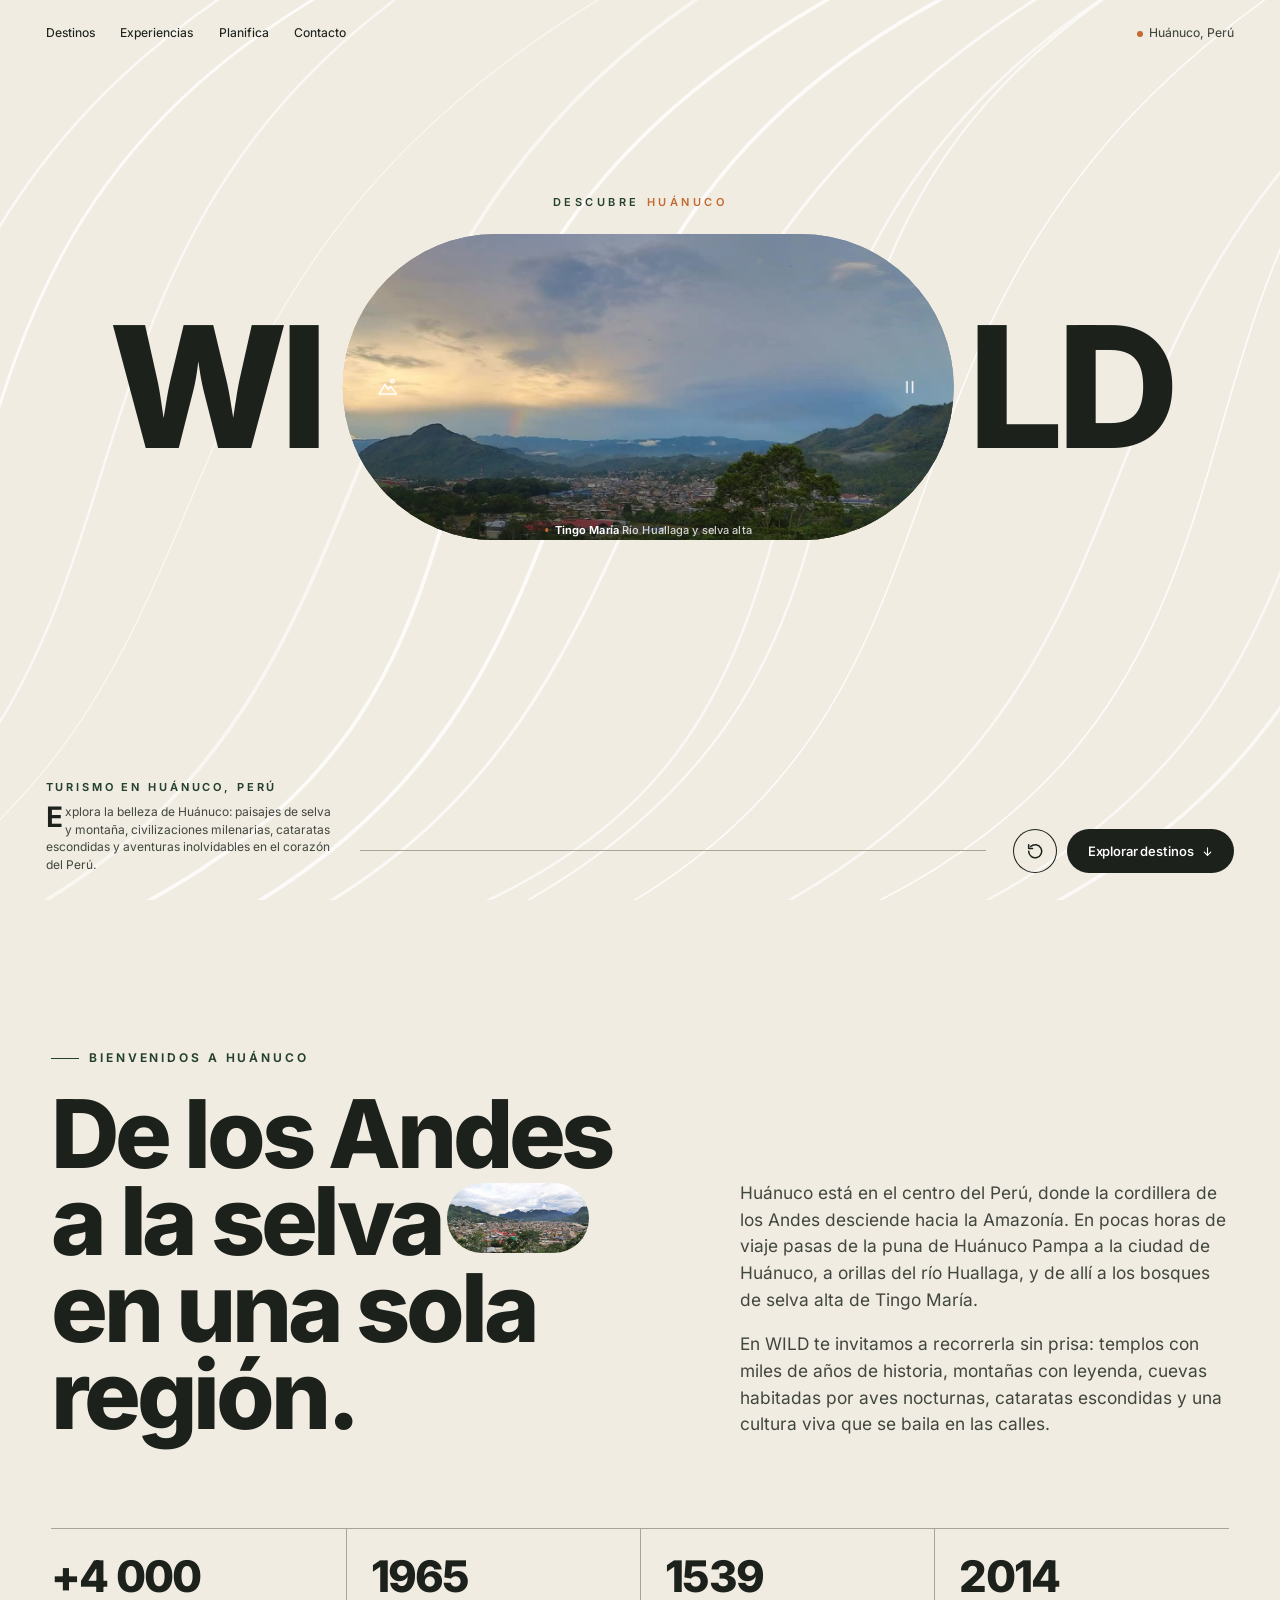
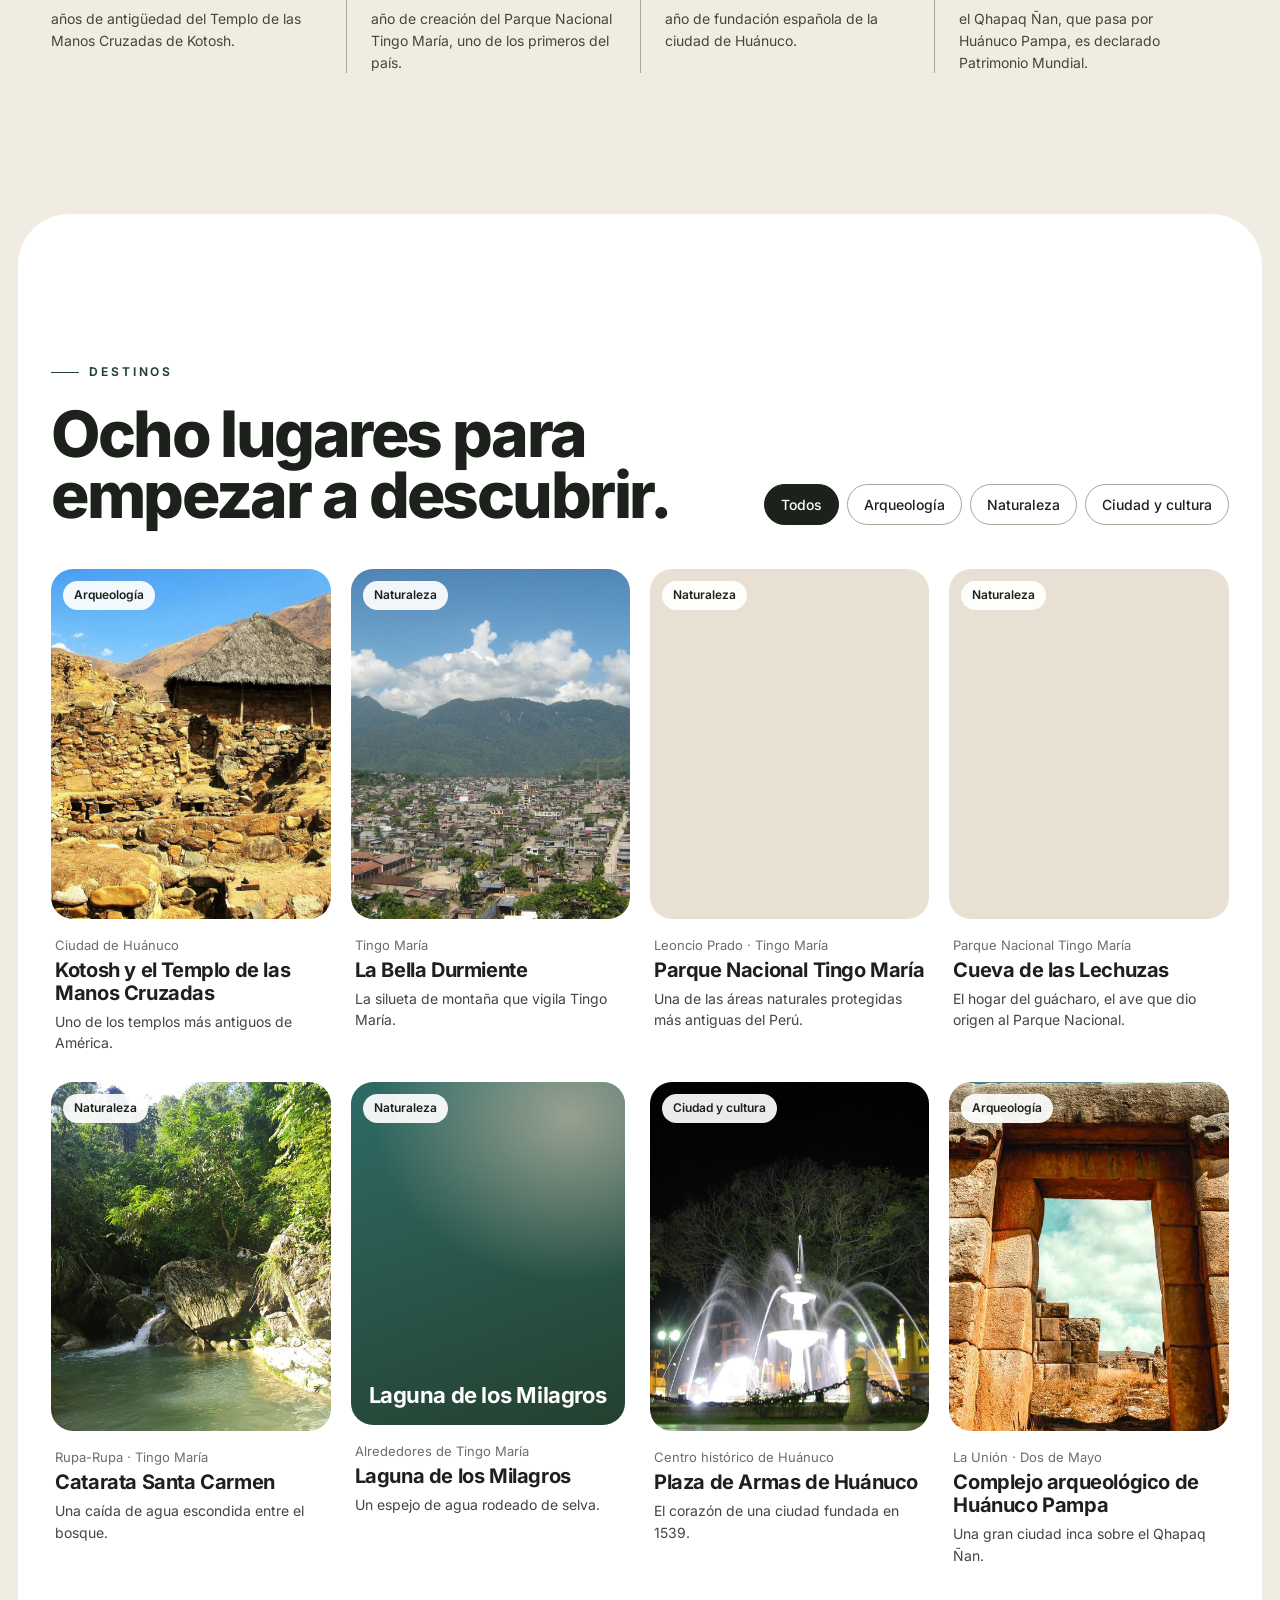
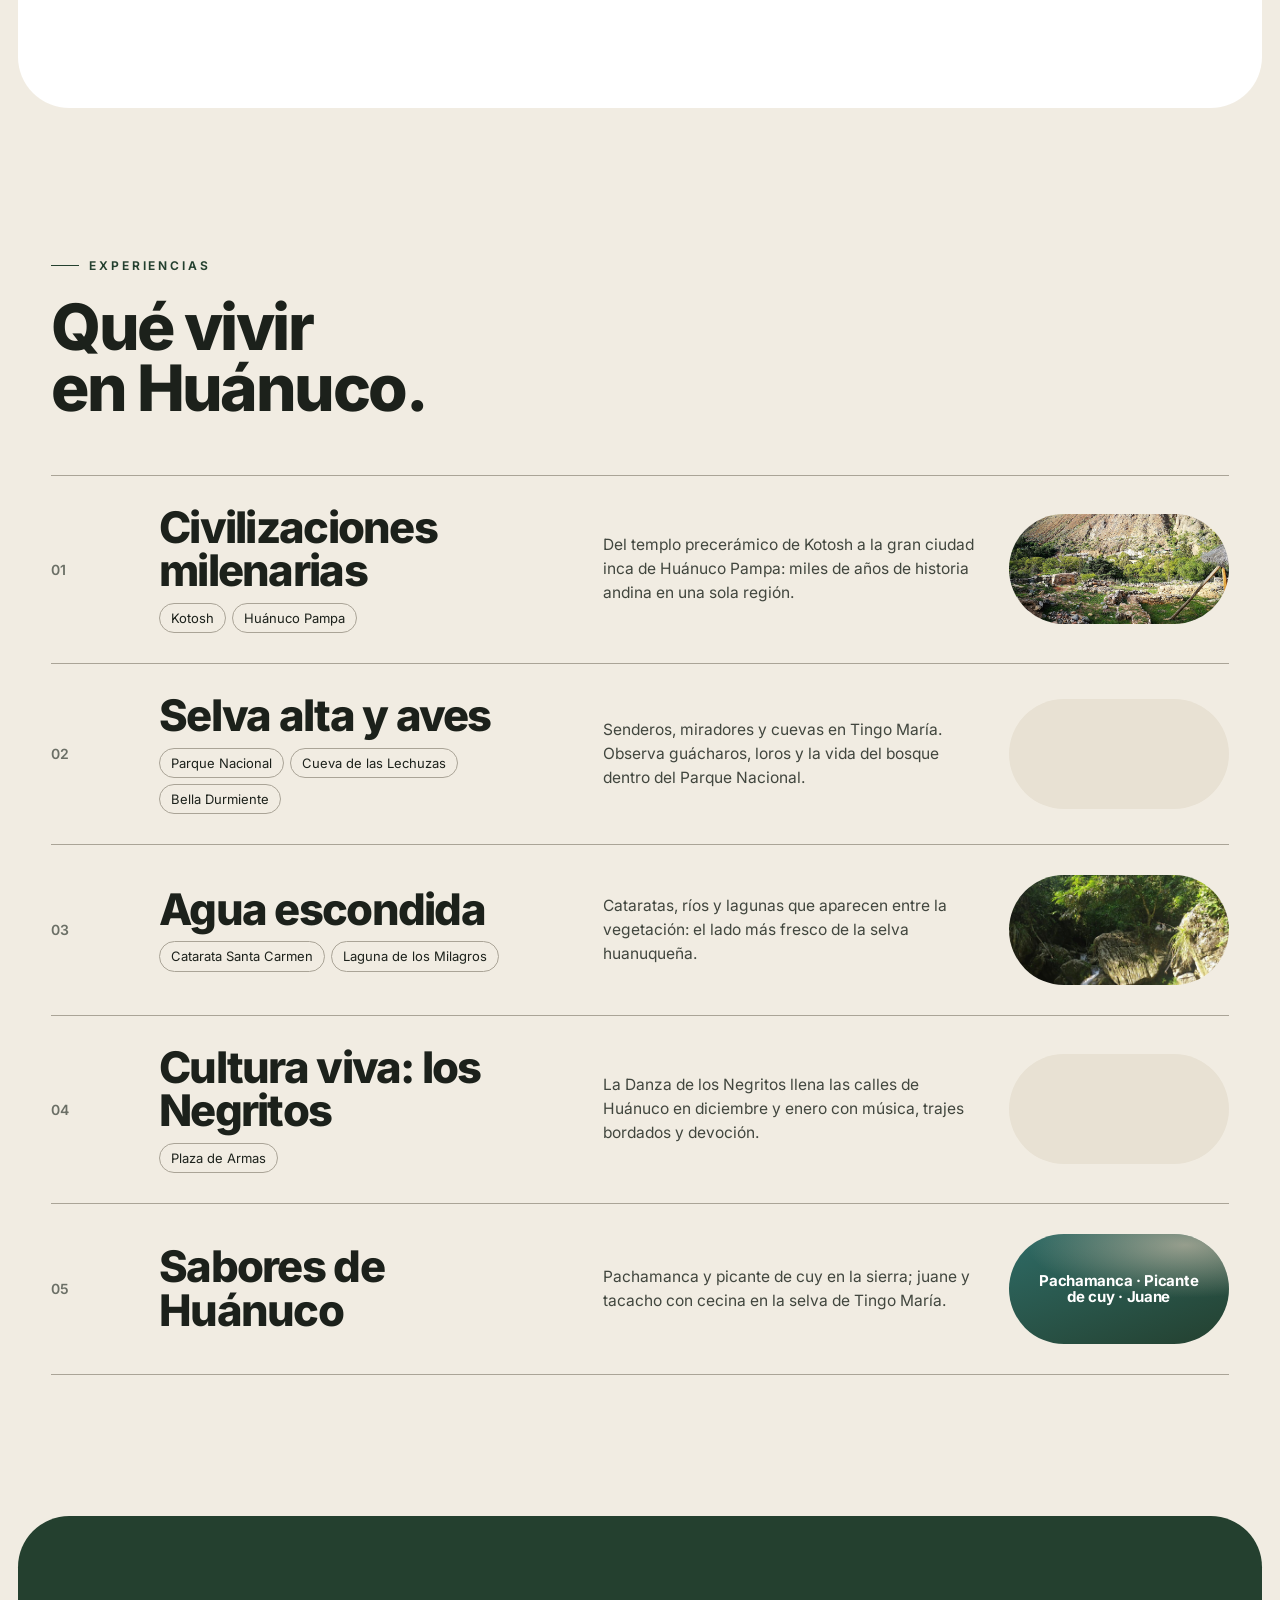
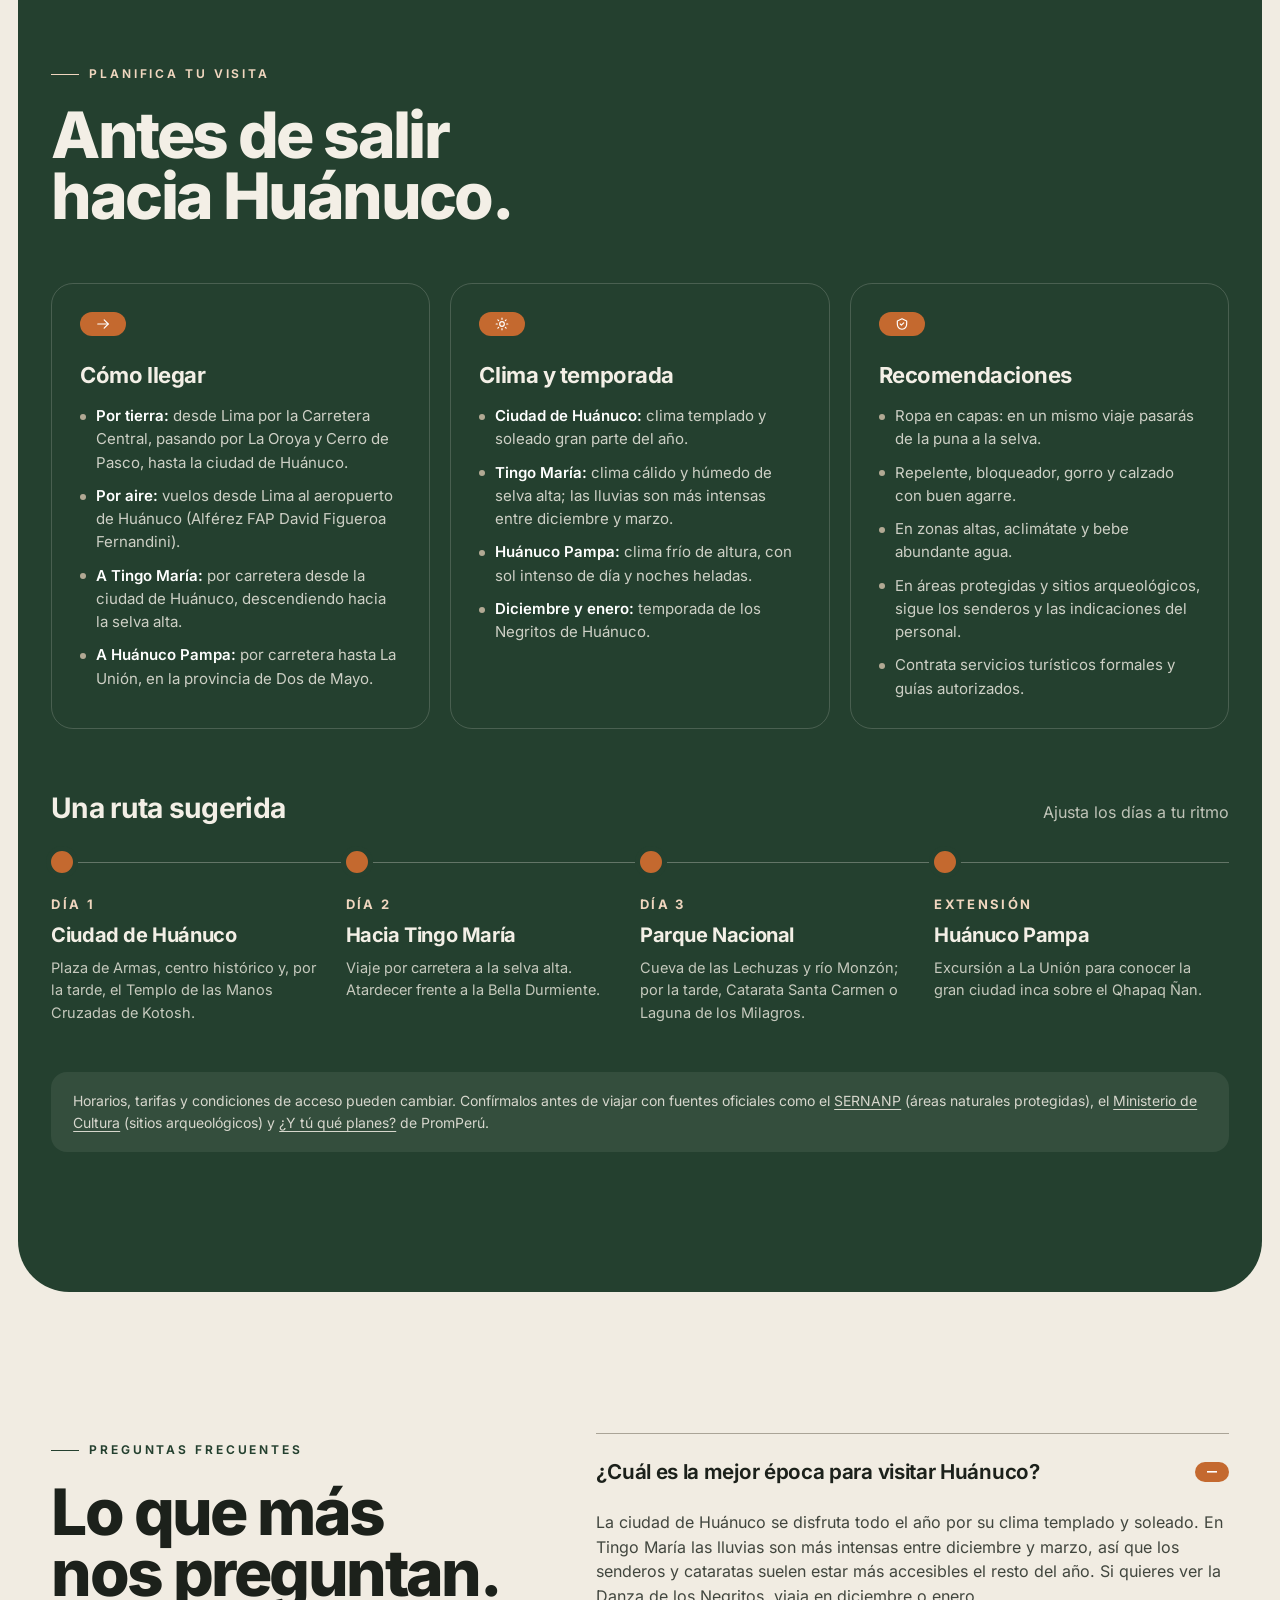
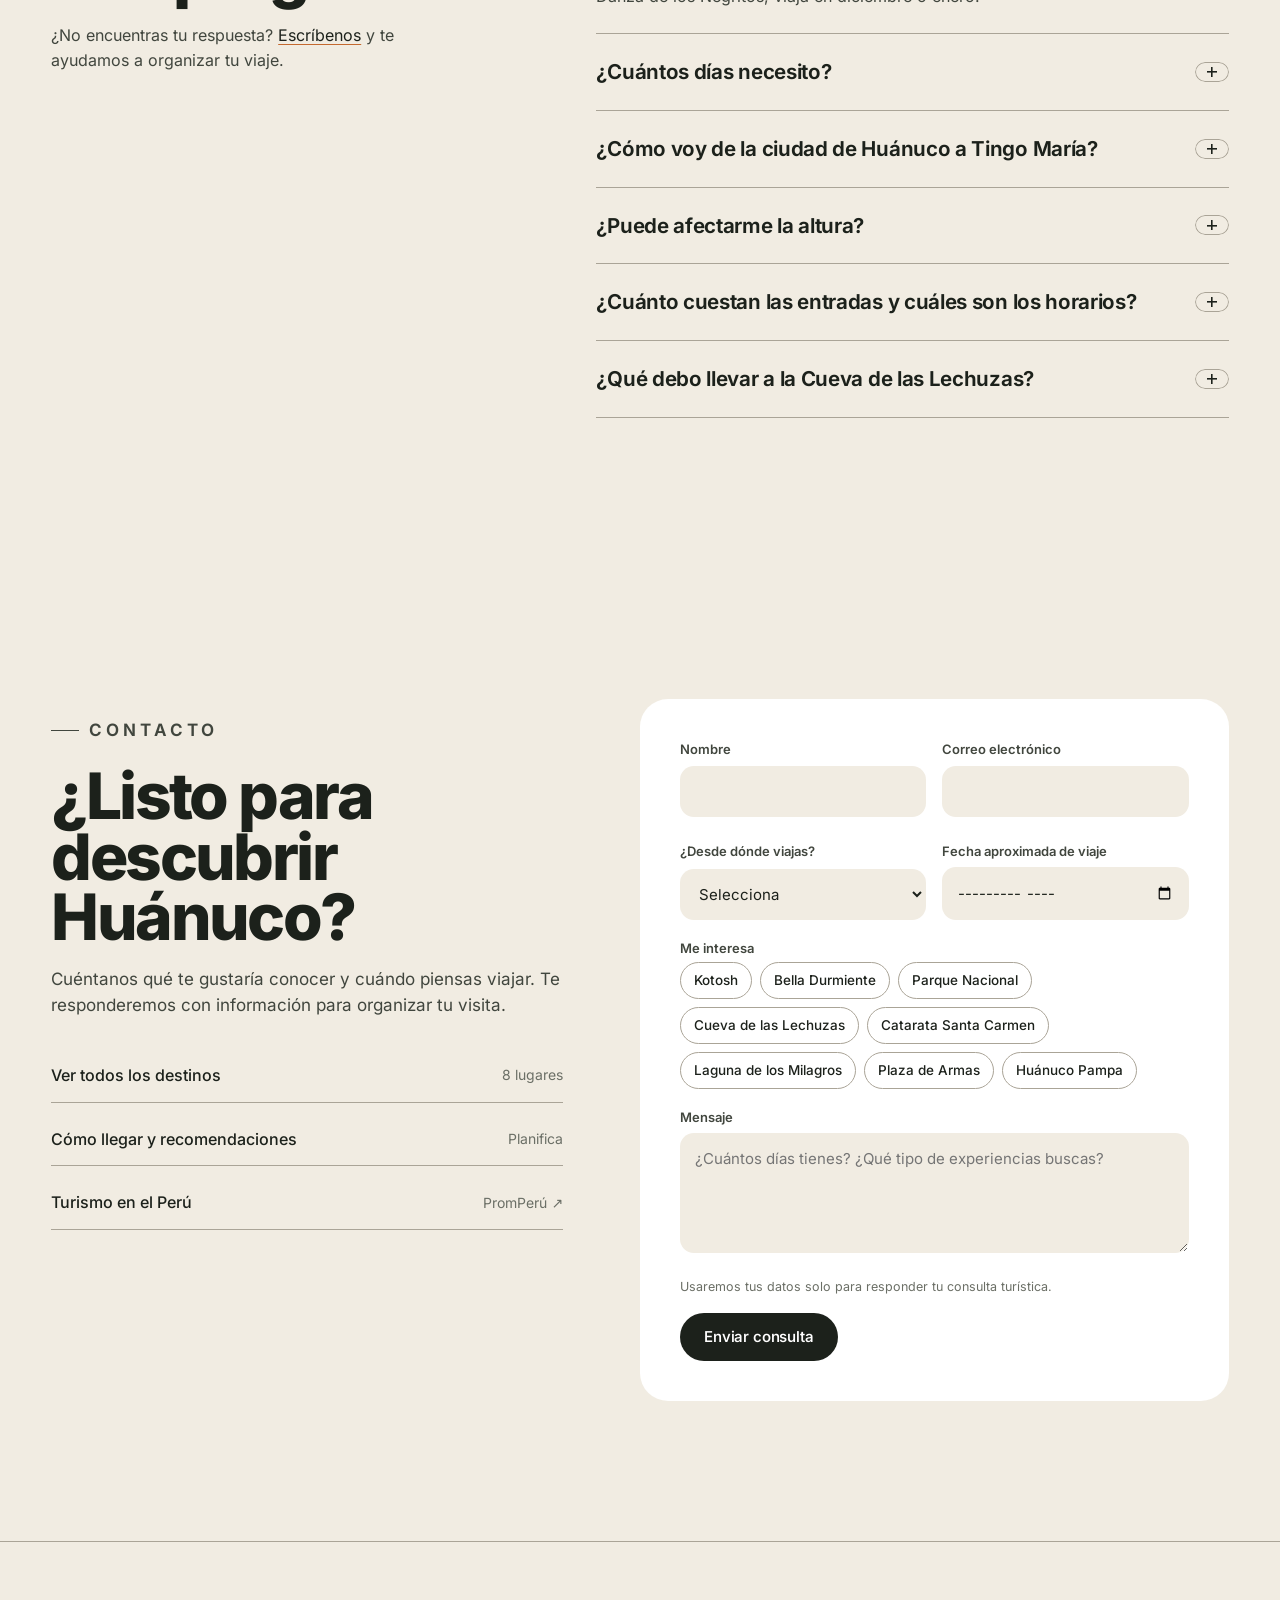
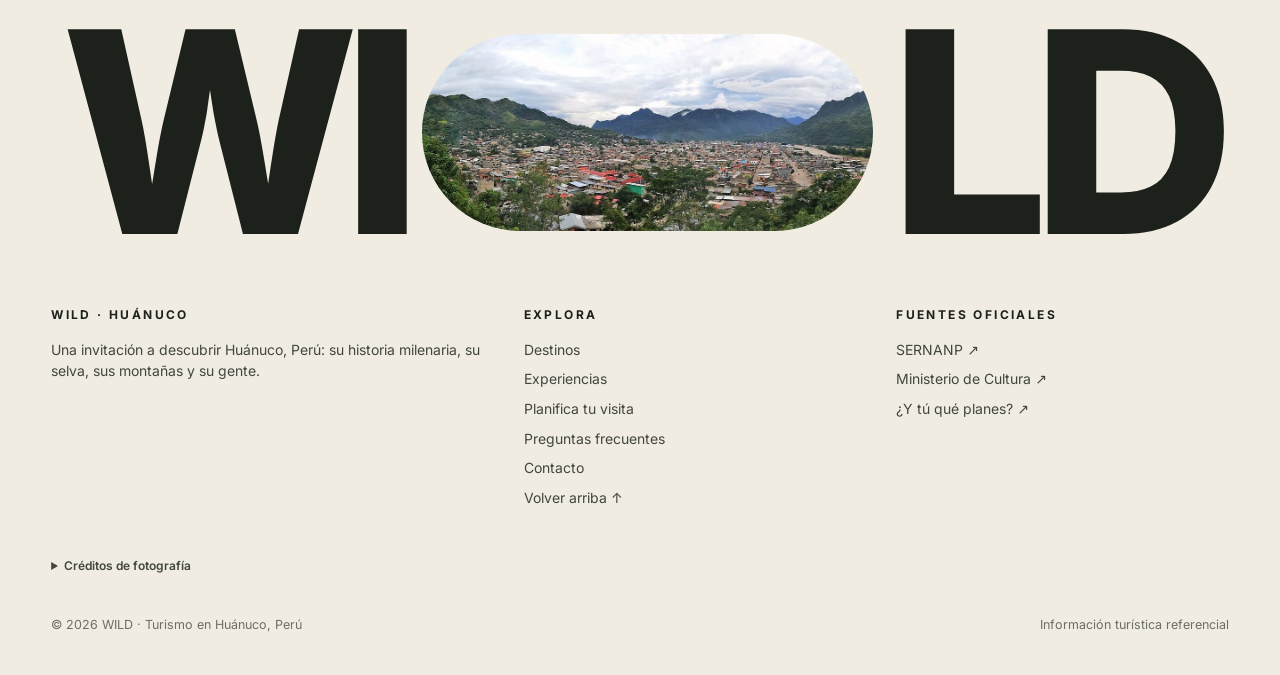
<file: index.html>
<!doctype html>
<html lang="es">
<head>
<meta charset="utf-8">
<meta name="viewport" content="width=device-width, initial-scale=1, viewport-fit=cover">
<title>WILD · Descubre Huánuco, Perú</title>
<meta name="description" content="WILD invita a descubrir Huánuco, Perú: Kotosh, la Bella Durmiente, el Parque Nacional Tingo María, la Cueva de las Lechuzas, Huánuco Pampa y mucho más.">
<meta name="theme-color" content="#f1ece2">
<meta property="og:title" content="WILD · Descubre Huánuco, Perú">
<meta property="og:description" content="Paisajes de selva y montaña, civilizaciones milenarias, cataratas escondidas y aventuras inolvidables en el corazón del Perú.">
<meta property="og:image" content="assets/img/hero-poster.jpg">
<link rel="icon" href="data:image/svg+xml,%3Csvg xmlns='http://www.w3.org/2000/svg' viewBox='0 0 32 32'%3E%3Crect x='3' y='10' width='26' height='13' rx='6.5' fill='%23c4692f'/%3E%3C/svg%3E">
<link rel="preload" href="fonts/InterVariable.woff2" as="font" type="font/woff2" crossorigin>
<link rel="preload" href="assets/img/hero-poster.jpg" as="image">
<link rel="stylesheet" href="css/styles.css">
</head>
<body class="is-intro">
<a class="skip" href="#destinos">Saltar al contenido</a>

<!-- ======================= BARRA FIJA ======================= -->
<div class="bar" id="bar" aria-hidden="true">
  <a href="#top" class="bar__logo" tabindex="-1">WI<i></i>LD</a>
  <ul>
    <li><a href="#destinos" tabindex="-1">Destinos</a></li>
    <li><a href="#experiencias" tabindex="-1">Experiencias</a></li>
    <li><a href="#planifica" tabindex="-1">Planifica</a></li>
    <li><a href="#preguntas" tabindex="-1">Preguntas</a></li>
  </ul>
  <a href="#contacto" class="bar__cta" tabindex="-1">Contacto</a>
  <button class="bar__menu" id="menuBtn" type="button" tabindex="-1" aria-expanded="false" aria-controls="menu" aria-label="Abrir menú">
    <svg viewBox="0 0 24 24" aria-hidden="true"><path d="M4 8h16"/><path d="M4 16h16"/></svg>
  </button>
</div>

<!-- ======================= MENÚ MÓVIL ======================= -->
<div class="menu" id="menu" hidden>
  <div class="menu__panel" role="dialog" aria-modal="true" aria-label="Menú">
    <div class="menu__top">
      <span class="bar__logo">WI<i></i>LD</span>
      <button class="menu__close" type="button" data-menu-close aria-label="Cerrar menú">
        <svg viewBox="0 0 24 24" aria-hidden="true"><path d="M6 6l12 12M18 6 6 18"/></svg>
      </button>
    </div>
    <nav aria-label="Menú móvil">
      <ul class="menu__list">
        <li><a href="#huanuco">Huánuco</a></li>
        <li><a href="#destinos">Destinos</a></li>
        <li><a href="#experiencias">Experiencias</a></li>
        <li><a href="#planifica">Planifica tu visita</a></li>
        <li><a href="#preguntas">Preguntas frecuentes</a></li>
        <li><a href="#contacto">Contacto</a></li>
      </ul>
    </nav>
    <a class="btn menu__cta" href="#contacto">Solicitar información</a>
    <a class="btn menu__wa" data-wa="general" href="#contacto" target="_blank" rel="noopener" hidden><svg class="wa-ico" viewBox="0 0 24 24" aria-hidden="true"><path d="M20.5 11.6a8.4 8.4 0 0 1-12.4 7.4L3.5 20.4l1.4-4.4A8.4 8.4 0 1 1 20.5 11.6z"/><path d="M9 8.6c.2-.5.5-.5.8-.5h.5c.2 0 .4.1.5.4l.7 1.6c.1.2 0 .4-.1.6l-.5.6c-.1.1-.1.3 0 .5.6 1 1.4 1.8 2.4 2.4.2.1.4.1.5 0l.6-.6c.2-.2.4-.2.6-.1l1.6.7c.3.1.4.3.4.5v.5c0 .3-.1.6-.5.8-.6.4-1.5.6-2.4.3-2.3-.8-4.1-2.6-4.9-4.9-.3-.9-.1-1.8.3-2.3z"/></svg><span>Escríbenos por WhatsApp</span></a>
  </div>
</div>

<a class="wa-float" data-wa="general" href="#contacto" target="_blank" rel="noopener" aria-label="Escríbenos por WhatsApp" hidden><svg class="wa-ico" viewBox="0 0 24 24" aria-hidden="true"><path d="M20.5 11.6a8.4 8.4 0 0 1-12.4 7.4L3.5 20.4l1.4-4.4A8.4 8.4 0 1 1 20.5 11.6z"/><path d="M9 8.6c.2-.5.5-.5.8-.5h.5c.2 0 .4.1.5.4l.7 1.6c.1.2 0 .4-.1.6l-.5.6c-.1.1-.1.3 0 .5.6 1 1.4 1.8 2.4 2.4.2.1.4.1.5 0l.6-.6c.2-.2.4-.2.6-.1l1.6.7c.3.1.4.3.4.5v.5c0 .3-.1.6-.5.8-.6.4-1.5.6-2.4.3-2.3-.8-4.1-2.6-4.9-4.9-.3-.9-.1-1.8.3-2.3z"/></svg><span>WhatsApp</span></a>

<button class="totop" id="toTop" type="button" aria-label="Volver arriba" hidden>
  <svg viewBox="0 0 24 24" aria-hidden="true"><path d="M12 19V5"/><path d="m6 11 6-6 6 6"/></svg>
</button>

<!-- ======================= PORTADA ======================= -->
<header class="hero" id="top">
  <div class="hero__white" aria-hidden="true"></div>
  <div class="hero__lines" aria-hidden="true">
    <svg id="lines" viewBox="0 0 1440 960" preserveAspectRatio="none"></svg>
  </div>

  <nav class="nav" aria-label="Principal">
    <ul>
      <li><a href="#destinos">Destinos</a></li>
      <li><a href="#experiencias">Experiencias</a></li>
      <li><a href="#planifica">Planifica</a></li>
      <li><a href="#contacto">Contacto</a></li>
    </ul>
    <ul class="nav__social">
      <li><a class="nav__place" href="#huanuco">Huánuco, Perú</a></li>
    </ul>
  </nav>

  <h1 class="mark" aria-label="WILD — Descubre Huánuco">
    <span class="mark__eyebrow" aria-hidden="true">Descubre <span>Huánuco</span></span>
    <span class="word word--wi" aria-hidden="true">WI</span>
    <span class="pill" id="pill">
      <video id="scene" muted loop playsinline autoplay preload="auto"
             poster="assets/img/hero-poster.jpg"
             aria-label="Paisajes de Huánuco: Tingo María, la Bella Durmiente, Kotosh, Huánuco Pampa, el río Monzón y la Plaza de Armas">
        <source src="assets/video/huanuco.mp4" type="video/mp4">
      </video>
      <span class="pill__shade" aria-hidden="true"></span>
      <span class="pill__hair" id="hairline"></span>
      <span class="pill__icon pill__icon--left" aria-hidden="true">
        <svg viewBox="0 0 24 24"><path d="M2.5 19.5 9 9l3.5 5.5L15 11l6.5 8.5z"/><circle cx="17" cy="5.5" r="1.8"/></svg>
      </span>
      <button class="pill__icon pill__icon--right" id="playToggle" type="button" aria-pressed="true" aria-label="Pausar o reproducir el video">
        <svg viewBox="0 0 24 24"><g class="i-pause"><path d="M9 6v12"/><path d="M15 6v12"/></g><path class="i-play" d="M8 5.5v13l10-6.5z"/></svg>
      </button>
      <span class="pill__caption" aria-live="off"><span class="dot"></span><span data-cap><b id="capName">Tingo María</b> <i id="capNote">Río Huallaga y selva alta</i></span></span>
    </span>
    <span class="word word--ld" aria-hidden="true">LD</span>
  </h1>

  <div class="foot">
    <div class="foot__text">
      <p class="foot__title">Turismo en Huánuco, Perú</p>
      <p class="lead">Explora la belleza de Huánuco: paisajes de selva y montaña, civilizaciones milenarias, cataratas escondidas y aventuras inolvidables en el corazón del Perú.</p>
    </div>
    <div class="foot__row">
      <span class="rule" id="rule" aria-hidden="true"></span>
      <div class="foot__actions">
        <button class="btn btn--ghost" id="replay" type="button" aria-label="Repetir la animación" title="Repetir la animación">
          <svg viewBox="0 0 24 24"><path d="M3.5 12a8.5 8.5 0 1 0 2.6-6.1"/><path d="M3.5 3.5v5h5"/></svg>
        </button>
        <a class="btn" href="#destinos">Explorar destinos
          <svg viewBox="0 0 24 24"><path d="M12 5v14"/><path d="m6 13 6 6 6-6"/></svg>
        </a>
      </div>
    </div>
  </div>
</header>

<main>
  <!-- ======================= INTRO ======================= -->
  <section class="section intro" id="huanuco" aria-labelledby="intro-title">
    <div class="wrap">
      <div class="intro__grid">
        <div class="reveal">
          <p class="kicker">Bienvenidos a Huánuco</p>
          <h2 class="h-xl" id="intro-title">De los Andes<br>a la selva<span class="em-pill" data-bg="tingo-pano" aria-hidden="true"></span><br>en una sola región.</h2>
        </div>
        <div class="intro__text reveal">
          <p>Huánuco está en el centro del Perú, donde la cordillera de los Andes desciende hacia la Amazonía. En pocas horas de viaje pasas de la puna de Huánuco Pampa a la ciudad de Huánuco, a orillas del río Huallaga, y de allí a los bosques de selva alta de Tingo María.</p>
          <p>En WILD te invitamos a recorrerla sin prisa: templos con miles de años de historia, montañas con leyenda, cuevas habitadas por aves nocturnas, cataratas escondidas y una cultura viva que se baila en las calles.</p>
        </div>
      </div>

      <div class="facts reveal" role="list">
        <div class="fact" role="listitem"><b>+4 000</b><span>años de antigüedad del Templo de las Manos Cruzadas de Kotosh.</span></div>
        <div class="fact" role="listitem"><b>1965</b><span>año de creación del Parque Nacional Tingo María, uno de los primeros del país.</span></div>
        <div class="fact" role="listitem"><b>1539</b><span>año de fundación española de la ciudad de Huánuco.</span></div>
        <div class="fact" role="listitem"><b>2014</b><span>el Qhapaq Ñan, que pasa por Huánuco Pampa, es declarado Patrimonio Mundial.</span></div>
      </div>
    </div>
  </section>

  <!-- ======================= DESTINOS ======================= -->
  <section class="section dest" id="destinos" aria-labelledby="dest-title">
    <div class="wrap">
      <div class="dest__head">
        <div class="reveal">
          <p class="kicker">Destinos</p>
          <h2 class="h-lg" id="dest-title">Ocho lugares para<br>empezar a descubrir.</h2>
        </div>
        <div class="filters reveal" role="group" aria-label="Filtrar destinos">
          <button class="chip" type="button" data-filter="all" aria-pressed="true">Todos</button>
          <button class="chip" type="button" data-filter="arqueologia" aria-pressed="false">Arqueología</button>
          <button class="chip" type="button" data-filter="naturaleza" aria-pressed="false">Naturaleza</button>
          <button class="chip" type="button" data-filter="ciudad" aria-pressed="false">Ciudad y cultura</button>
        </div>
      </div>
      <div class="cards" id="cards"></div>
    </div>
  </section>

  <!-- ======================= EXPERIENCIAS ======================= -->
  <section class="section" id="experiencias" aria-labelledby="exp-title">
    <div class="wrap">
      <div class="reveal">
        <p class="kicker">Experiencias</p>
        <h2 class="h-lg" id="exp-title">Qué vivir<br>en Huánuco.</h2>
      </div>
      <div class="exp__list" id="expList"></div>
    </div>
  </section>

  <!-- ======================= PLANIFICA ======================= -->
  <section class="section plan" id="planifica" aria-labelledby="plan-title">
    <div class="wrap">
      <div class="reveal">
        <p class="kicker">Planifica tu visita</p>
        <h2 class="h-lg" id="plan-title">Antes de salir<br>hacia Huánuco.</h2>
      </div>

      <div class="plan__grid">
        <article class="tile reveal">
          <div class="tile__ico"><svg viewBox="0 0 24 24"><path d="M3 12h18"/><path d="m14 5 7 7-7 7"/></svg></div>
          <h3>Cómo llegar</h3>
          <ul>
            <li><b>Por tierra:</b> desde Lima por la Carretera Central, pasando por La Oroya y Cerro de Pasco, hasta la ciudad de Huánuco.</li>
            <li><b>Por aire:</b> vuelos desde Lima al aeropuerto de Huánuco (Alférez FAP David Figueroa Fernandini).</li>
            <li><b>A Tingo María:</b> por carretera desde la ciudad de Huánuco, descendiendo hacia la selva alta.</li>
            <li><b>A Huánuco Pampa:</b> por carretera hasta La Unión, en la provincia de Dos de Mayo.</li>
          </ul>
        </article>
        <article class="tile reveal">
          <div class="tile__ico"><svg viewBox="0 0 24 24"><circle cx="12" cy="12" r="4"/><path d="M12 2v2M12 20v2M2 12h2M20 12h2M4.9 4.9l1.4 1.4M17.7 17.7l1.4 1.4M4.9 19.1l1.4-1.4M17.7 6.3l1.4-1.4"/></svg></div>
          <h3>Clima y temporada</h3>
          <ul>
            <li><b>Ciudad de Huánuco:</b> clima templado y soleado gran parte del año.</li>
            <li><b>Tingo María:</b> clima cálido y húmedo de selva alta; las lluvias son más intensas entre diciembre y marzo.</li>
            <li><b>Huánuco Pampa:</b> clima frío de altura, con sol intenso de día y noches heladas.</li>
            <li><b>Diciembre y enero:</b> temporada de los Negritos de Huánuco.</li>
          </ul>
        </article>
        <article class="tile reveal">
          <div class="tile__ico"><svg viewBox="0 0 24 24"><path d="M12 3 4 7v5c0 4.5 3.4 8.3 8 9 4.6-.7 8-4.5 8-9V7z"/><path d="m9 12 2 2 4-4"/></svg></div>
          <h3>Recomendaciones</h3>
          <ul>
            <li>Ropa en capas: en un mismo viaje pasarás de la puna a la selva.</li>
            <li>Repelente, bloqueador, gorro y calzado con buen agarre.</li>
            <li>En zonas altas, aclimátate y bebe abundante agua.</li>
            <li>En áreas protegidas y sitios arqueológicos, sigue los senderos y las indicaciones del personal.</li>
            <li>Contrata servicios turísticos formales y guías autorizados.</li>
          </ul>
        </article>
      </div>

      <div class="route reveal">
        <div class="route__head">
          <h3 class="h-md">Una ruta sugerida</h3>
          <span class="muted">Ajusta los días a tu ritmo</span>
        </div>
        <div class="route__steps">
          <div class="step"><div class="step__dot"></div><b>Día 1</b><h4>Ciudad de Huánuco</h4><p>Plaza de Armas, centro histórico y, por la tarde, el Templo de las Manos Cruzadas de Kotosh.</p></div>
          <div class="step"><div class="step__dot"></div><b>Día 2</b><h4>Hacia Tingo María</h4><p>Viaje por carretera a la selva alta. Atardecer frente a la Bella Durmiente.</p></div>
          <div class="step"><div class="step__dot"></div><b>Día 3</b><h4>Parque Nacional</h4><p>Cueva de las Lechuzas y río Monzón; por la tarde, Catarata Santa Carmen o Laguna de los Milagros.</p></div>
          <div class="step"><div class="step__dot"></div><b>Extensión</b><h4>Huánuco Pampa</h4><p>Excursión a La Unión para conocer la gran ciudad inca sobre el Qhapaq Ñan.</p></div>
        </div>
      </div>

      <p class="note reveal">Horarios, tarifas y condiciones de acceso pueden cambiar. Confírmalos antes de viajar con fuentes oficiales como el <a href="https://www.gob.pe/sernanp" target="_blank" rel="noopener">SERNANP</a> (áreas naturales protegidas), el <a href="https://www.gob.pe/cultura" target="_blank" rel="noopener">Ministerio de Cultura</a> (sitios arqueológicos) y <a href="https://www.ytuqueplanes.com" target="_blank" rel="noopener">¿Y tú qué planes?</a> de PromPerú.</p>
    </div>
  </section>

  <!-- ======================= PREGUNTAS ======================= -->
  <section class="section faq" id="preguntas" aria-labelledby="faq-title">
    <div class="wrap faq__grid">
      <div class="reveal">
        <p class="kicker">Preguntas frecuentes</p>
        <h2 class="h-lg" id="faq-title">Lo que más<br>nos preguntan.</h2>
        <p class="muted faq__aside">¿No encuentras tu respuesta? <a href="#contacto">Escríbenos</a> y te ayudamos a organizar tu viaje.</p>
      </div>
      <div class="faq__list reveal" id="faqList">
        <details class="qa" open>
          <summary>¿Cuál es la mejor época para visitar Huánuco?</summary>
          <div class="qa__a"><p>La ciudad de Huánuco se disfruta todo el año por su clima templado y soleado. En Tingo María las lluvias son más intensas entre diciembre y marzo, así que los senderos y cataratas suelen estar más accesibles el resto del año. Si quieres ver la Danza de los Negritos, viaja en diciembre o enero.</p></div>
        </details>
        <details class="qa">
          <summary>¿Cuántos días necesito?</summary>
          <div class="qa__a"><p>Con tres días puedes conocer la ciudad de Huánuco y Kotosh, y pasar dos días en Tingo María. Para Huánuco Pampa suma una excursión aparte hacia La Unión. Mira la <a href="#planifica">ruta sugerida</a>.</p></div>
        </details>
        <details class="qa">
          <summary>¿Cómo voy de la ciudad de Huánuco a Tingo María?</summary>
          <div class="qa__a"><p>Por carretera, en transporte interprovincial o en auto, descendiendo de la sierra a la selva alta. Consulta horarios y empresas formales antes de viajar.</p></div>
        </details>
        <details class="qa">
          <summary>¿Puede afectarme la altura?</summary>
          <div class="qa__a"><p>Huánuco Pampa está en una meseta altoandina, donde el aire es más frío y delgado. Viaja con calma, aclimátate, bebe abundante agua y abrígate. Si tienes alguna condición de salud, consulta a tu médico antes del viaje.</p></div>
        </details>
        <details class="qa">
          <summary>¿Cuánto cuestan las entradas y cuáles son los horarios?</summary>
          <div class="qa__a"><p>Las tarifas y horarios del Parque Nacional Tingo María y de los sitios arqueológicos cambian. Confírmalos con el <a href="https://www.gob.pe/sernanp" target="_blank" rel="noopener">SERNANP</a> y el <a href="https://www.gob.pe/cultura" target="_blank" rel="noopener">Ministerio de Cultura</a>, o pregúntanos y te orientamos.</p></div>
        </details>
        <details class="qa">
          <summary>¿Qué debo llevar a la Cueva de las Lechuzas?</summary>
          <div class="qa__a"><p>Calzado con buen agarre y repelente. Dentro de la cueva no se permite comer, alimentar a la fauna ni apuntar linternas de luz blanca a las aves, y hay que mantenerse en el camino establecido.</p></div>
        </details>
      </div>
    </div>
  </section>

  <!-- ======================= CONTACTO ======================= -->
  <section class="section" id="contacto" aria-labelledby="contact-title">
    <div class="wrap contact__grid">
      <div class="contact__aside reveal">
        <p class="kicker">Contacto</p>
        <h2 class="h-lg" id="contact-title">¿Listo para<br>descubrir Huánuco?</h2>
        <p>Cuéntanos qué te gustaría conocer y cuándo piensas viajar. Te responderemos con información para organizar tu visita.</p>
        <a class="wa-card" data-wa="general" href="#contacto" target="_blank" rel="noopener" hidden>
          <span class="wa-card__ico"><svg class="wa-ico" viewBox="0 0 24 24" aria-hidden="true"><path d="M20.5 11.6a8.4 8.4 0 0 1-12.4 7.4L3.5 20.4l1.4-4.4A8.4 8.4 0 1 1 20.5 11.6z"/><path d="M9 8.6c.2-.5.5-.5.8-.5h.5c.2 0 .4.1.5.4l.7 1.6c.1.2 0 .4-.1.6l-.5.6c-.1.1-.1.3 0 .5.6 1 1.4 1.8 2.4 2.4.2.1.4.1.5 0l.6-.6c.2-.2.4-.2.6-.1l1.6.7c.3.1.4.3.4.5v.5c0 .3-.1.6-.5.8-.6.4-1.5.6-2.4.3-2.3-.8-4.1-2.6-4.9-4.9-.3-.9-.1-1.8.3-2.3z"/></svg></span>
          <span class="wa-card__txt"><b>Escríbenos por WhatsApp</b><span>Respuesta directa a tus consultas · <span data-wa-number></span></span></span>
          <svg class="wa-card__go" viewBox="0 0 24 24" aria-hidden="true"><path d="M5 12h14"/><path d="m13 6 6 6-6 6"/></svg>
        </a>
        <div class="contact__links">
          <a href="#destinos">Ver todos los destinos <span>8 lugares</span></a>
          <a href="#planifica">Cómo llegar y recomendaciones <span>Planifica</span></a>
          <a href="https://www.ytuqueplanes.com" target="_blank" rel="noopener">Turismo en el Perú <span>PromPerú ↗</span></a>
        </div>
      </div>

      <form class="form reveal" id="form" novalidate action="https://formsubmit.co/leonelchamorrocajahuaman1@gmail.com" method="POST">
        <input type="hidden" name="_subject" value="Nueva consulta turística · WILD Huánuco">
        <input type="hidden" name="_template" value="table">
        <input type="text" name="_honey" class="visually-hidden" tabindex="-1" autocomplete="off" aria-hidden="true">
        <div class="form__row">
          <div class="field">
            <label for="f-name">Nombre</label>
            <input id="f-name" name="nombre" autocomplete="name" required>
            <span class="field__err" id="e-name"></span>
          </div>
          <div class="field">
            <label for="f-email">Correo electrónico</label>
            <input id="f-email" name="email" type="email" autocomplete="email" required>
            <span class="field__err" id="e-email"></span>
          </div>
        </div>
        <div class="form__row">
          <div class="field">
            <label for="f-from">¿Desde dónde viajas?</label>
            <select id="f-from" name="origen">
              <option value="">Selecciona</option>
              <option>Desde otra región del Perú</option>
              <option>Desde el extranjero</option>
              <option>Vivo en Huánuco</option>
            </select>
          </div>
          <div class="field">
            <label for="f-date">Fecha aproximada de viaje</label>
            <input id="f-date" name="fecha" type="month">
          </div>
        </div>
        <fieldset class="field">
          <legend>Me interesa</legend>
          <div class="checks" id="interests"></div>
        </fieldset>
        <div class="field">
          <label for="f-msg">Mensaje</label>
          <textarea id="f-msg" name="mensaje" required placeholder="¿Cuántos días tienes? ¿Qué tipo de experiencias buscas?"></textarea>
          <span class="field__err" id="e-msg"></span>
        </div>
        <div class="form__foot">
          <small>Usaremos tus datos solo para responder tu consulta turística.</small>
          <button class="btn" type="submit">Enviar consulta</button>
        </div>
        <p class="form__ok" id="formOk" role="status" tabindex="-1"></p>
      </form>
    </div>
  </section>
</main>

<!-- ======================= PIE ======================= -->
<footer class="site-foot">
  <div class="wrap">
    <p class="site-foot__big" aria-label="WILD">WI<i data-bg="tingo-pano" aria-hidden="true"></i>LD</p>
    <div class="site-foot__cols">
      <div>
        <h4>WILD · Huánuco</h4>
        <p>Una invitación a descubrir Huánuco, Perú: su historia milenaria, su selva, sus montañas y su gente.</p>
        <p class="foot-wa" data-wa-block hidden>WhatsApp: <a data-wa="general" href="#contacto" target="_blank" rel="noopener"><span data-wa-number></span></a></p>
      </div>
      <div>
        <h4>Explora</h4>
        <ul>
          <li><a href="#destinos">Destinos</a></li>
          <li><a href="#experiencias">Experiencias</a></li>
          <li><a href="#planifica">Planifica tu visita</a></li>
          <li><a href="#preguntas">Preguntas frecuentes</a></li>
          <li><a href="#contacto">Contacto</a></li>
          <li><a href="#top">Volver arriba ↑</a></li>
        </ul>
      </div>
      <div>
        <h4>Fuentes oficiales</h4>
        <ul>
          <li><a href="https://www.gob.pe/sernanp" target="_blank" rel="noopener">SERNANP ↗</a></li>
          <li><a href="https://www.gob.pe/cultura" target="_blank" rel="noopener">Ministerio de Cultura ↗</a></li>
          <li><a href="https://www.ytuqueplanes.com" target="_blank" rel="noopener">¿Y tú qué planes? ↗</a></li>
        </ul>
      </div>
    </div>
    <details class="credits">
      <summary>Créditos de fotografía</summary>
      <p style="margin-top:10px">Fotografías de Wikimedia Commons, usadas bajo sus licencias Creative Commons. El video de la portada es un montaje hecho con estas fotografías.</p>
      <ul id="credits"></ul>
    </details>
    <div class="site-foot__legal">
      <span>© <span id="year"></span> WILD · Turismo en Huánuco, Perú</span>
      <span>Información turística referencial</span>
    </div>
  </div>
</footer>

<!-- ======================= MODAL DESTINO ======================= -->
<dialog class="modal" id="modal" aria-labelledby="m-title">
  <button class="modal__close" type="button" data-close aria-label="Cerrar" autofocus>
    <svg viewBox="0 0 24 24"><path d="M6 6l12 12M18 6 6 18"/></svg>
  </button>
  <div class="modal__inner">
    <div class="modal__media" id="m-media"></div>
    <div class="modal__body">
      <span class="modal__tag" id="m-tag"></span>
      <h3 id="m-title"></h3>
      <p class="modal__place" id="m-place"></p>
      <p class="modal__intro" id="m-intro"></p>
      <div class="modal__blocks">
        <div class="modal__block"><h4>Qué ver</h4><ul id="m-see"></ul></div>
        <div class="modal__block"><h4>Cómo visitarlo</h4><p id="m-access"></p></div>
        <div class="modal__block"><h4>Recomendaciones</h4><ul id="m-tips"></ul></div>
      </div>
      <div class="modal__actions">
        <a class="btn" href="#contacto" id="m-ask">Solicitar información</a>
        <a class="btn btn--wa" id="m-wa" data-wa="destino" href="#contacto" target="_blank" rel="noopener" hidden><svg class="wa-ico" viewBox="0 0 24 24" aria-hidden="true"><path d="M20.5 11.6a8.4 8.4 0 0 1-12.4 7.4L3.5 20.4l1.4-4.4A8.4 8.4 0 1 1 20.5 11.6z"/><path d="M9 8.6c.2-.5.5-.5.8-.5h.5c.2 0 .4.1.5.4l.7 1.6c.1.2 0 .4-.1.6l-.5.6c-.1.1-.1.3 0 .5.6 1 1.4 1.8 2.4 2.4.2.1.4.1.5 0l.6-.6c.2-.2.4-.2.6-.1l1.6.7c.3.1.4.3.4.5v.5c0 .3-.1.6-.5.8-.6.4-1.5.6-2.4.3-2.3-.8-4.1-2.6-4.9-4.9-.3-.9-.1-1.8.3-2.3z"/></svg><span>WhatsApp</span></a>
        <button class="btn btn--light" type="button" id="m-share">
          <svg viewBox="0 0 24 24" aria-hidden="true"><rect x="9" y="9" width="11" height="11" rx="2"/><path d="M5 15V6a2 2 0 0 1 2-2h9"/></svg>
          <span>Copiar enlace</span>
        </button>
      </div>
      <div class="modal__pager">
        <button class="pager__btn" type="button" id="m-prev" aria-label="Destino anterior">
          <svg viewBox="0 0 24 24" aria-hidden="true"><path d="M19 12H5"/><path d="m11 6-6 6 6 6"/></svg>
          <span id="m-prev-name">Anterior</span>
        </button>
        <span class="pager__count" id="m-count" aria-live="polite">1 / 8</span>
        <button class="pager__btn pager__btn--next" type="button" id="m-next" aria-label="Destino siguiente">
          <span id="m-next-name">Siguiente</span>
          <svg viewBox="0 0 24 24" aria-hidden="true"><path d="M5 12h14"/><path d="m13 6 6 6-6 6"/></svg>
        </button>
      </div>
    </div>
  </div>
</dialog>

<script src="js/data.js"></script>
<script src="js/credits.js"></script>
<script src="js/main.js"></script>
</body>
</html>
</file>
<file: css/styles.css>
/* =========================================================
   WILD · Turismo en Huánuco, Perú
   ========================================================= */

@font-face {
  font-family: "Inter";
  src: url("../fonts/InterVariable.woff2") format("woff2");
  font-weight: 400 800;
  font-style: normal;
  font-display: block;
}

:root {
  /* Paleta inspirada en Huánuco */
  --paper: #f1ece2;        /* arcilla clara de los Andes */
  --paper-2: #e8e1d3;
  --white: #ffffff;
  --ink: #1c211b;          /* noche de selva */
  --ink-2: #41463e;
  --ink-3: #6b6f66;
  --rule: #aaa497;
  --jungle: #24402f;       /* bosque de Tingo María */
  --jungle-2: #2f5a40;
  --river: #2e6b66;        /* río Huallaga */
  --sunset: #c4692f;       /* atardecer andino */
  --sunset-soft: #f0d6bf;
  --stone: #8b8172;        /* piedra de Kotosh y Huánuco Pampa */
  --pill-fill: #d6cfc2;
  --hair: #b6b1a6;
  --btn: #1c211b;

  --fs: min(19.6vh, 13.2vw);
  --side: calc(var(--fs) * 0.27);
  --wrap: min(1240px, calc(100vw - 2 * clamp(20px, 4vw, 56px)));
  --radius: 22px;
  --ease: cubic-bezier(.2,.8,.2,1);
}

* { box-sizing: border-box; margin: 0; padding: 0; }

html { scroll-behavior: smooth; -webkit-text-size-adjust: 100%; }
@media (prefers-reduced-motion: reduce) { html { scroll-behavior: auto; } }

body {
  background: var(--paper);
  color: var(--ink);
  font-family: "Inter", system-ui, sans-serif;
  font-size: 16px;
  line-height: 1.55;
  -webkit-font-smoothing: antialiased;
  text-rendering: optimizeLegibility;
  overflow-x: hidden;
}
body.is-intro { overflow: hidden; }

a { color: inherit; text-decoration: none; }
img { display: block; max-width: 100%; }
button { font: inherit; color: inherit; }

:focus-visible { outline: 2px solid var(--sunset); outline-offset: 3px; border-radius: 6px; }

.skip {
  position: absolute; left: 12px; top: -60px; z-index: 100;
  background: var(--ink); color: #fff; padding: 10px 14px; border-radius: 999px;
}
.skip:focus { top: 12px; }

.visually-hidden {
  position: absolute !important; width: 1px; height: 1px; overflow: hidden;
  clip: rect(0 0 0 0); white-space: nowrap;
}

/* =========================================================
   HERO
   ========================================================= */
.hero {
  position: relative;
  height: 100vh;
  height: 100svh;
  min-height: 520px;
  overflow: hidden;
  isolation: isolate;
}

.hero__white {
  position: absolute; inset: 0;
  background: var(--white);
  z-index: 0;
  pointer-events: none;
}
.hero__lines {
  position: absolute; inset: 0;
  opacity: 0;
  z-index: 0;
  pointer-events: none;
}
.hero__lines svg { width: 100%; height: 100%; display: block; }
.hero__lines path { fill: none; stroke: #fff; stroke-linecap: round; vector-effect: non-scaling-stroke; }

/* nav */
.nav {
  position: absolute;
  top: 0; left: 0; right: 0;
  display: flex;
  justify-content: space-between;
  align-items: center;
  padding: calc(var(--fs) * 0.14) var(--side) 0;
  font-size: max(12px, calc(var(--fs) * 0.072));
  font-weight: 450;
  z-index: 4;
  transform: translateY(-140%);
}
.nav ul { display: flex; list-style: none; gap: 2.1em; }
.nav a { transition: opacity .2s; }
.nav a:hover { opacity: .55; }
.nav__place { display: inline-flex; align-items: center; gap: .5em; color: var(--ink-2); }
.nav__place::before {
  content: ""; width: .5em; height: .5em; border-radius: 50%;
  background: var(--sunset);
}

/* word + pill */
.mark {
  position: absolute;
  left: 50%;
  top: 43%;
  transform: translate(-50%, -50%);
  display: flex;
  align-items: center;
  font-size: var(--fs);
  gap: 0.026em;
  z-index: 2;
}
.mark__eyebrow {
  position: absolute;
  left: 50%;
  bottom: calc(50% + var(--fs) * 1.04);
  transform: translateX(-50%);
  font-size: max(11px, calc(var(--fs) * 0.062));
  font-weight: 600;
  letter-spacing: .32em;
  text-transform: uppercase;
  white-space: nowrap;
  color: var(--jungle);
  opacity: 0;
}
.mark__eyebrow span { color: var(--sunset); }
.word {
  font-weight: 800;
  letter-spacing: -0.045em;
  line-height: 0.8;
  white-space: nowrap;
  color: var(--ink);
  user-select: none;
}
.word--wi { padding-right: 0.045em; }

.pill {
  position: relative;
  flex: none;
  height: 1.81em;
  width: 0.012em;
  border-radius: 999px;
  overflow: hidden;
  background: var(--pill-fill);
  clip-path: inset(50% 0);
  isolation: isolate;
}
.pill video {
  position: absolute;
  top: 0;
  left: 50%;
  height: 100%;
  width: 4.2em;
  transform: translateX(-50%);
  object-fit: cover;
  object-position: center top;
  display: block;
  background: var(--pill-fill) url("../assets/img/hero-poster.jpg") center top / cover no-repeat;
}
.pill__hair {
  position: absolute; inset: 0;
  background: var(--hair);
  z-index: 1;
}
.pill__shade {
  position: absolute; inset: 0;
  background: linear-gradient(to top, rgba(10,16,12,.45), rgba(10,16,12,0) 38%);
  z-index: 1;
  pointer-events: none;
}
.pill__icon {
  position: absolute;
  top: 50%;
  width: max(22px, 0.13em);
  height: max(22px, 0.13em);
  transform: translateY(-50%);
  display: grid; place-items: center;
  background: none; border: 0;
  color: #fff;
  opacity: 0;
  z-index: 2;
  padding: 0;
}
.pill__icon svg { width: 100%; height: 100%; display: block; overflow: visible; }
.pill__icon svg * { fill: none; stroke: currentColor; stroke-width: 1.5; stroke-linecap: round; stroke-linejoin: round; vector-effect: non-scaling-stroke; }
.pill__icon--left { left: 0.2em; }
.pill__icon--right { right: 0.2em; cursor: pointer; }
.pill__icon--right .i-play { display: none; }
.pill__icon--right[aria-pressed="false"] .i-play { display: block; }
.pill__icon--right[aria-pressed="false"] .i-pause { display: none; }

.pill__caption {
  position: absolute;
  left: 50%;
  bottom: 0.11em;
  transform: translateX(-50%);
  z-index: 2;
  font-size: max(11px, calc(var(--fs) * 0.058));
  font-weight: 500;
  color: #fff;
  white-space: nowrap;
  letter-spacing: .01em;
  opacity: 0;
  text-shadow: 0 1px 8px rgba(0,0,0,.35);
  display: flex; align-items: center; gap: .55em;
}
.pill__caption b { font-weight: 650; }
.pill__caption i { font-style: normal; opacity: .8; }
.pill__caption .dot { width: .35em; height: .35em; border-radius: 50%; background: var(--sunset); }
.pill__caption [data-cap] { transition: opacity .35s; }

/* footer of hero */
.foot {
  position: absolute;
  left: 0; right: 0; bottom: 0;
  display: flex;
  align-items: flex-end;
  gap: calc(var(--fs) * 0.16);
  padding: 0 var(--side) calc(var(--fs) * 0.16);
  z-index: 4;
  transform: translateY(160%);
}
.foot__text { flex: none; width: calc(var(--fs) * 1.7); }
.foot__title {
  font-size: max(11px, calc(var(--fs) * 0.06));
  letter-spacing: .26em;
  text-transform: uppercase;
  font-weight: 650;
  color: var(--jungle);
  margin-bottom: .7em;
}
.foot p.lead {
  font-size: max(12px, calc(var(--fs) * 0.066));
  line-height: 1.45;
  color: var(--ink-2);
}
.foot p.lead::first-letter {
  float: left;
  font-size: 2.35em;
  line-height: 0.86;
  font-weight: 650;
  color: var(--ink);
  padding: 0.06em 0.08em 0 0;
}
.foot__row { display: contents; }
.rule {
  flex: 1;
  height: 1px;
  background: var(--rule);
  margin-bottom: calc(max(38px, calc(var(--fs) * 0.26)) / 2);
  transform: scaleX(0);
  transform-origin: center;
}
.foot__actions { display: flex; gap: 10px; align-items: center; flex: none; }

.btn {
  display: inline-flex; align-items: center; justify-content: center; gap: .55em;
  height: max(40px, calc(var(--fs) * 0.26));
  padding: 0 1.6em;
  border: 0;
  border-radius: 999px;
  background: var(--btn);
  color: #fff;
  font-size: max(13px, calc(var(--fs) * 0.075));
  font-weight: 550;
  letter-spacing: -0.01em;
  cursor: pointer;
  white-space: nowrap;
  transition: transform .2s, background .2s;
}
.btn:hover { background: var(--jungle); transform: translateY(-1px); }
.btn:active { transform: translateY(0) scale(.98); }
.btn svg { width: 1em; height: 1em; }
.btn--ghost {
  background: transparent; color: var(--ink);
  box-shadow: inset 0 0 0 1px var(--ink);
  width: max(40px, calc(var(--fs) * 0.26));
  padding: 0;
}
.btn--ghost:hover { background: var(--ink); color: #fff; }
.btn--ghost svg { width: 42%; height: 42%; }
.btn svg * { fill: none; stroke: currentColor; stroke-width: 2; stroke-linecap: round; stroke-linejoin: round; }

/* =========================================================
   STICKY BAR
   ========================================================= */
.bar {
  position: fixed;
  top: 12px; left: 50%;
  transform: translate(-50%, -150%);
  z-index: 50;
  display: flex; align-items: center; gap: 18px;
  padding: 7px 8px 7px 20px;
  background: rgba(28,33,27,.92);
  backdrop-filter: blur(10px);
  -webkit-backdrop-filter: blur(10px);
  color: #fff;
  border-radius: 999px;
  font-size: 14px;
  transition: transform .5s var(--ease);
  max-width: calc(100vw - 24px);
}
.bar.is-on { transform: translate(-50%, 0); }
.bar__logo { font-weight: 800; letter-spacing: -.04em; font-size: 17px; display: flex; align-items: center; gap: 6px; }
.bar__logo i { display: inline-block; width: 18px; height: 9px; border-radius: 99px; background: var(--sunset); }
.bar ul { display: flex; gap: 18px; list-style: none; }
.bar ul a { opacity: .8; transition: opacity .2s; }
.bar ul a:hover, .bar ul a[aria-current="true"] { opacity: 1; }
.bar__cta { background: #fff; color: var(--ink); border-radius: 999px; padding: 7px 14px; font-weight: 600; }

/* =========================================================
   GENERIC SECTIONS
   ========================================================= */
.section { padding: clamp(72px, 11vw, 150px) 0; position: relative; }
.wrap { width: var(--wrap); margin: 0 auto; }

.kicker {
  display: inline-flex; align-items: center; gap: 10px;
  font-size: 12px; font-weight: 650; letter-spacing: .24em; text-transform: uppercase;
  color: var(--jungle);
  margin-bottom: 22px;
}
.kicker::before { content: ""; width: 28px; height: 1px; background: currentColor; }

.h-xl {
  font-size: clamp(42px, 7.4vw, 112px);
  font-weight: 800;
  letter-spacing: -0.045em;
  line-height: .92;
}
.h-lg {
  font-size: clamp(34px, 5vw, 72px);
  font-weight: 800;
  letter-spacing: -0.04em;
  line-height: .95;
}
.h-md { font-size: clamp(22px, 2.2vw, 30px); font-weight: 700; letter-spacing: -0.025em; line-height: 1.1; }
.muted { color: var(--ink-2); }
.em-pill {
  display: inline-block;
  width: 1.5em; height: .74em;
  border-radius: 999px;
  vertical-align: .02em;
  background: var(--pill-fill) center / cover no-repeat;
  margin: 0 .06em;
}

.reveal { opacity: 0; transform: translateY(28px); transition: opacity .9s var(--ease), transform .9s var(--ease); }
.reveal.is-in { opacity: 1; transform: none; }
@media (prefers-reduced-motion: reduce) { .reveal { opacity: 1; transform: none; transition: none; } }

/* =========================================================
   INTRO
   ========================================================= */
.intro__grid {
  display: grid;
  grid-template-columns: 1.25fr 1fr;
  gap: clamp(32px, 6vw, 96px);
  align-items: end;
}
.intro__text p { font-size: clamp(17px, 1.35vw, 19px); color: var(--ink-2); max-width: 34em; }
.intro__text p + p { margin-top: 1em; }
.facts {
  margin-top: clamp(48px, 7vw, 96px);
  display: grid;
  grid-template-columns: repeat(4, 1fr);
  border-top: 1px solid var(--rule);
}
.fact { padding: 26px 24px 0 0; }
.fact + .fact { padding-left: 24px; border-left: 1px solid var(--rule); }
.fact b { display: block; font-size: clamp(30px, 3.4vw, 46px); font-weight: 800; letter-spacing: -.04em; line-height: 1; }
.fact span { display: block; margin-top: 10px; font-size: 14px; color: var(--ink-2); max-width: 20em; }

/* =========================================================
   DESTINOS
   ========================================================= */
.dest { background: var(--white); border-radius: clamp(28px, 4vw, 56px); margin: 0 clamp(8px, 1.4vw, 20px); }
.dest__head { display: flex; justify-content: space-between; align-items: flex-end; gap: 32px; flex-wrap: wrap; margin-bottom: 44px; }
.filters { display: flex; flex-wrap: wrap; gap: 8px; }
.chip {
  border: 1px solid var(--rule);
  background: transparent;
  padding: 9px 16px;
  border-radius: 999px;
  font-size: 14px;
  font-weight: 500;
  cursor: pointer;
  transition: background .2s, color .2s, border-color .2s;
}
.chip:hover { border-color: var(--ink); }
.chip[aria-pressed="true"] { background: var(--ink); color: #fff; border-color: var(--ink); }

.cards {
  display: grid;
  grid-template-columns: repeat(4, 1fr);
  gap: 28px 20px;
}
.card {
  display: flex; flex-direction: column;
  text-align: left;
  background: none; border: 0; padding: 0;
  cursor: pointer;
}
.card[hidden] { display: none; }
.card__media {
  position: relative;
  aspect-ratio: 4 / 5;
  border-radius: var(--radius);
  overflow: hidden;
  background: var(--paper-2);
}
.card__media img {
  width: 100%; height: 100%; object-fit: cover;
  transition: transform 1.2s var(--ease);
}
.card:hover .card__media img, .card:focus-visible .card__media img { transform: scale(1.06); }
.card__tag {
  position: absolute; left: 12px; top: 12px;
  background: rgba(255,255,255,.92);
  color: var(--ink);
  font-size: 12px; font-weight: 600;
  padding: 5px 11px; border-radius: 999px;
}
.card__go {
  position: absolute; right: 12px; bottom: 12px;
  width: 42px; height: 42px; border-radius: 50%;
  background: #fff; color: var(--ink);
  display: grid; place-items: center;
  transform: scale(.85); opacity: 0;
  transition: transform .35s var(--ease), opacity .35s;
}
.card__go svg { width: 16px; height: 16px; }
.card__go svg * { fill: none; stroke: currentColor; stroke-width: 2; stroke-linecap: round; stroke-linejoin: round; }
.card:hover .card__go, .card:focus-visible .card__go { transform: scale(1); opacity: 1; }
.card__body { padding: 16px 4px 0; }
.card__place { font-size: 13px; color: var(--ink-3); display: flex; gap: 6px; align-items: center; }
.card__name { font-size: 20px; font-weight: 700; letter-spacing: -.02em; line-height: 1.15; margin-top: 4px; }
.card__line { font-size: 14px; color: var(--ink-2); margin-top: 6px; }

.ph {
  width: 100%; height: 100%;
  display: grid; place-items: end start;
  padding: 18px;
  color: #fff;
  background:
    radial-gradient(120% 80% at 80% 10%, rgba(240,214,191,.55), transparent 60%),
    linear-gradient(160deg, var(--river), var(--jungle));
  font-weight: 700; letter-spacing: -.02em; font-size: 22px; line-height: 1.05;
}

/* =========================================================
   MODAL
   ========================================================= */
dialog.modal {
  border: 0;
  padding: 0;
  margin: auto;
  width: min(1080px, calc(100vw - 32px));
  max-height: calc(100vh - 32px);
  max-height: calc(100dvh - 32px);
  border-radius: 28px;
  background: var(--white);
  color: var(--ink);
  overflow: hidden;
}
dialog.modal::backdrop { background: rgba(16,22,17,.62); backdrop-filter: blur(4px); }
dialog.modal[open] { animation: pop .45s var(--ease); }
@keyframes pop { from { opacity: 0; transform: translateY(24px) scale(.98); } }
.modal__inner { display: grid; grid-template-columns: 1fr 1.05fr; max-height: inherit; }
.modal__media { position: relative; min-height: 100%; background: var(--paper-2); }
.modal__media img { position: absolute; inset: 0; width: 100%; height: 100%; object-fit: cover; }
.modal__credit {
  position: absolute; left: 12px; bottom: 12px; right: 12px;
  font-size: 11px; color: #fff; opacity: .9;
  text-shadow: 0 1px 6px rgba(0,0,0,.6);
}
.modal__credit a { text-decoration: underline; }
.modal__body { padding: clamp(24px, 4vw, 48px); overflow-y: auto; max-height: calc(100vh - 32px); max-height: calc(100dvh - 32px); }
.modal__close {
  position: absolute; top: 14px; right: 14px; z-index: 3;
  width: 42px; height: 42px; border-radius: 50%;
  border: 0; background: rgba(255,255,255,.95); cursor: pointer;
  display: grid; place-items: center;
  box-shadow: 0 2px 12px rgba(0,0,0,.12);
}
.modal__close svg { width: 16px; height: 16px; }
.modal__close svg * { stroke: currentColor; stroke-width: 2; stroke-linecap: round; }
.modal__tag { display: inline-block; font-size: 12px; font-weight: 600; padding: 5px 11px; border-radius: 999px; background: var(--sunset-soft); color: #6b3412; }
.modal h3 { font-size: clamp(30px, 3.4vw, 46px); font-weight: 800; letter-spacing: -.04em; line-height: .98; margin: 14px 0 8px; }
.modal__place { color: var(--ink-3); font-size: 15px; }
.modal__intro { font-size: 17px; color: var(--ink-2); margin-top: 18px; }
.modal__blocks { margin-top: 26px; display: grid; gap: 18px; }
.modal__block { border-top: 1px solid var(--paper-2); padding-top: 16px; }
.modal__block h4 { font-size: 12px; letter-spacing: .2em; text-transform: uppercase; color: var(--jungle); margin-bottom: 8px; }
.modal__block ul { list-style: none; display: grid; gap: 6px; }
.modal__block li { padding-left: 18px; position: relative; color: var(--ink-2); font-size: 15px; }
.modal__block li::before { content: ""; position: absolute; left: 0; top: .62em; width: 8px; height: 4px; border-radius: 9px; background: var(--sunset); }
.modal__block p { color: var(--ink-2); font-size: 15px; }
.modal__actions { margin-top: 28px; display: flex; gap: 10px; flex-wrap: wrap; }
.modal__actions .btn { font-size: 14px; height: 44px; }
.btn--light { background: var(--paper); color: var(--ink); }
.btn--light:hover { background: var(--paper-2); }

/* =========================================================
   EXPERIENCIAS
   ========================================================= */
.exp__list { margin-top: 56px; border-top: 1px solid var(--rule); }
.exp {
  display: grid;
  grid-template-columns: 80px 1.1fr 1fr 220px;
  gap: 28px;
  align-items: center;
  padding: 30px 0;
  border-bottom: 1px solid var(--rule);
}
.exp__n { font-size: 14px; font-weight: 600; color: var(--ink-3); }
.exp h3 { font-size: clamp(28px, 3.4vw, 48px); font-weight: 800; letter-spacing: -.04em; line-height: 1; }
.exp p { color: var(--ink-2); font-size: 15.5px; }
.exp__pill {
  height: 110px; border-radius: 999px; overflow: hidden; background: var(--paper-2);
  transition: border-radius .6s var(--ease);
}
.exp__pill img { width: 100%; height: 100%; object-fit: cover; transition: transform 1.2s var(--ease); }
.exp:hover .exp__pill img { transform: scale(1.08); }
.exp__pill .ph { font-size: 15px; padding: 14px 20px; place-items: center; text-align: center; }
.exp__links { margin-top: 10px; display: flex; flex-wrap: wrap; gap: 6px; }
.exp__links button {
  border: 1px solid var(--rule); background: none; border-radius: 999px; padding: 4px 11px; font-size: 13px; cursor: pointer;
}
.exp__links button:hover { background: var(--ink); color: #fff; border-color: var(--ink); }

/* =========================================================
   PLANIFICA
   ========================================================= */
.plan { background: var(--jungle); color: #f3efe6; border-radius: clamp(28px, 4vw, 56px); margin: 0 clamp(8px, 1.4vw, 20px); }
.plan .kicker { color: var(--sunset-soft); }
.plan .muted { color: rgba(243,239,230,.75); }
.plan__grid { margin-top: 56px; display: grid; grid-template-columns: repeat(3, 1fr); gap: 20px; }
.tile {
  border: 1px solid rgba(243,239,230,.18);
  border-radius: var(--radius);
  padding: 28px;
}
.tile__ico {
  width: 46px; height: 24px; border-radius: 999px; background: var(--sunset);
  display: grid; place-items: center; margin-bottom: 22px;
}
.tile__ico svg { width: 14px; height: 14px; }
.tile__ico svg * { fill: none; stroke: #fff; stroke-width: 2; stroke-linecap: round; stroke-linejoin: round; }
.tile h3 { font-size: 22px; font-weight: 700; letter-spacing: -.02em; margin-bottom: 12px; }
.tile ul { list-style: none; display: grid; gap: 10px; }
.tile li { font-size: 15px; color: rgba(243,239,230,.82); padding-left: 16px; position: relative; }
.tile li::before { content: ""; position: absolute; left: 0; top: .66em; width: 6px; height: 6px; border-radius: 50%; background: var(--sunset-soft); opacity: .7; }
.tile li b { color: #fff; font-weight: 600; }

.route { margin-top: 64px; }
.route__head { display: flex; justify-content: space-between; align-items: baseline; flex-wrap: wrap; gap: 12px; margin-bottom: 26px; }
.route__steps { display: grid; grid-template-columns: repeat(4, 1fr); position: relative; }
.route__steps::before {
  content: ""; position: absolute; left: 0; right: 0; top: 11px; height: 1px; background: rgba(243,239,230,.3);
}
.step { position: relative; padding-right: 24px; }
.step__dot { width: 22px; height: 22px; border-radius: 999px; background: var(--sunset); border: 5px solid var(--jungle); box-sizing: content-box; margin-left: -5px; margin-top: -5px; }
.step b { display: block; margin-top: 16px; font-size: 13px; letter-spacing: .18em; text-transform: uppercase; color: var(--sunset-soft); }
.step h4 { font-size: 20px; letter-spacing: -.02em; margin: 6px 0 6px; }
.step p { font-size: 14.5px; color: rgba(243,239,230,.78); }
.note {
  margin-top: 48px; padding: 18px 22px; border-radius: 16px;
  background: rgba(243,239,230,.08); font-size: 14px; color: rgba(243,239,230,.85);
}
.note a { text-decoration: underline; text-underline-offset: 3px; }

/* =========================================================
   CONTACTO
   ========================================================= */
.contact__grid { display: grid; grid-template-columns: 1fr 1.15fr; gap: clamp(32px, 6vw, 96px); align-items: start; }
.contact__aside p { color: var(--ink-2); font-size: 17px; margin-top: 18px; max-width: 30em; }
.contact__links { margin-top: 30px; display: grid; gap: 10px; }
.contact__links a {
  display: flex; justify-content: space-between; align-items: center;
  padding: 14px 0; border-bottom: 1px solid var(--rule); font-weight: 500;
}
.contact__links a span { color: var(--ink-3); font-weight: 400; font-size: 14px; }
.contact__links a:hover { color: var(--river); }

.form { background: var(--white); border-radius: 28px; padding: clamp(22px, 3.4vw, 40px); display: grid; gap: 18px; }
.form__row { display: grid; grid-template-columns: 1fr 1fr; gap: 16px; }
.field { display: grid; gap: 6px; }
.field label, .field legend { font-size: 13px; font-weight: 600; color: var(--ink-2); }
.field input, .field select, .field textarea {
  width: 100%;
  font: inherit; font-size: 15px;
  color: var(--ink);
  background: var(--paper);
  border: 1px solid transparent;
  border-radius: 14px;
  padding: 13px 14px;
  transition: border-color .2s, background .2s;
}
.field textarea { min-height: 120px; resize: vertical; }
.field input:focus, .field select:focus, .field textarea:focus { outline: none; border-color: var(--ink); background: #fff; }
.field [aria-invalid="true"] { border-color: #b3402a; background: #fff5f2; }
.field__err { font-size: 12.5px; color: #b3402a; min-height: 0; }
fieldset.field { border: 0; }
.checks { display: flex; flex-wrap: wrap; gap: 8px; margin-top: 4px; }
.checks label { cursor: pointer; }
.checks input { position: absolute; opacity: 0; pointer-events: none; }
.checks span {
  display: inline-block; padding: 7px 13px; border-radius: 999px;
  border: 1px solid var(--rule); font-size: 13.5px; font-weight: 500; color: var(--ink);
  transition: background .2s, color .2s, border-color .2s;
}
.checks input:checked + span { background: var(--jungle); border-color: var(--jungle); color: #fff; }
.checks input:focus-visible + span { outline: 2px solid var(--sunset); outline-offset: 2px; }
.form__foot { display: flex; align-items: center; justify-content: space-between; gap: 16px; flex-wrap: wrap; }
.form__foot small { color: var(--ink-3); font-size: 12.5px; max-width: 30em; }
.form .btn { font-size: 15px; height: 48px; }
.form__ok {
  display: none;
  padding: 16px 18px; border-radius: 14px; background: #e3eee5; color: var(--jungle); font-size: 15px;
}
.form__ok.is-on { display: block; }
.form__ok.is-error { background: #fbe9e4; color: #8a2d18; }
.form__ok a { text-decoration: underline; font-weight: 600; }
.form .btn:disabled { opacity: .6; cursor: progress; }

/* =========================================================
   FOOTER
   ========================================================= */
.site-foot { padding: 80px 0 40px; border-top: 1px solid var(--rule); }
.site-foot__big {
  font-size: clamp(80px, 22vw, 330px);
  font-weight: 800; letter-spacing: -.06em; line-height: .78;
  display: flex; align-items: center; justify-content: center; gap: .06em;
  color: var(--ink);
}
.site-foot__big i {
  display: inline-block; width: 1.6em; height: .7em; border-radius: 999px;
  background: var(--pill-fill) center / cover no-repeat;
}
.site-foot__cols { margin-top: 64px; display: grid; grid-template-columns: 1.3fr 1fr 1fr; gap: 40px; font-size: 14px; color: var(--ink-2); }
.site-foot__cols h4 { font-size: 12px; letter-spacing: .2em; text-transform: uppercase; color: var(--ink); margin-bottom: 14px; }
.site-foot__cols ul { list-style: none; display: grid; gap: 8px; }
.site-foot__cols a:hover { color: var(--river); }
.credits { margin-top: 48px; font-size: 12px; color: var(--ink-3); }
.credits summary { cursor: pointer; font-weight: 600; color: var(--ink-2); }
.credits ul { list-style: none; margin-top: 12px; display: grid; gap: 4px; columns: 2; column-gap: 32px; }
.credits li { break-inside: avoid; margin-bottom: 4px; }
.credits a { text-decoration: underline; text-underline-offset: 2px; }
.site-foot__legal { margin-top: 40px; display: flex; justify-content: space-between; flex-wrap: wrap; gap: 12px; font-size: 12.5px; color: var(--ink-3); }

/* =========================================================
   RESPONSIVE
   ========================================================= */
@media (max-width: 1080px) {
  .cards { grid-template-columns: repeat(2, 1fr); }
  .facts { grid-template-columns: repeat(2, 1fr); }
  .fact:nth-child(3) { padding-left: 0; border-left: 0; }
  .fact:nth-child(n+3) { margin-top: 26px; }
  .exp { grid-template-columns: 50px 1fr 180px; }
  .exp > p { grid-column: 2 / 4; grid-row: 2; }
  .plan__grid { grid-template-columns: 1fr; }
  .route__steps { grid-template-columns: repeat(2, 1fr); row-gap: 30px; }
  .route__steps::before { display: none; }
  .bar ul { display: none; }
}

@media (max-width: 860px) {
  .intro__grid, .contact__grid { grid-template-columns: 1fr; }
  .modal__inner { grid-template-columns: 1fr; overflow-y: auto; max-height: calc(100dvh - 32px); }
  .modal__media { min-height: 0; height: min(58vw, 320px); flex: none; }
  .modal__body { max-height: none; overflow: visible; }
}

@media (max-width: 720px) {
  :root { --fs: min(34vw, 16.5vh); --side: 20px; }
  .nav { padding: 18px 20px 0; font-size: 12.5px; }
  .nav ul { gap: 1.2em; }
  .nav .nav__social { display: none; }

  .mark { top: 47%; flex-direction: column; gap: 0.03em; }
  .mark__eyebrow { bottom: calc(100% + var(--fs) * 0.16); font-size: 11px; letter-spacing: .28em; }
  .word--wi { padding-right: 0; }
  .pill { width: calc(100vw - 40px); height: 1.5px; clip-path: inset(0 50%); }
  .pill video {
    top: 50%; left: 0; width: 100%;
    height: calc((100vw - 40px) / 1.85);
    transform: translateY(-50%);
  }
  .pill__icon { width: 20px; height: 20px; }
  .pill__icon--left { left: 18px; }
  .pill__icon--right { right: 18px; }
  .pill__caption { bottom: 12px; font-size: 11.5px; }
  .pill__caption i { display: none; }

  .foot { flex-direction: column; align-items: stretch; gap: 14px; padding: 0 20px 20px; }
  .foot__text { width: 100%; }
  .foot__title { font-size: 11px; }
  .foot p.lead { font-size: 13px; line-height: 1.5; }
  .foot__row { display: flex; align-items: center; gap: 12px; }
  .rule { margin-bottom: 0; }
  .btn { height: 40px; font-size: 13.5px; padding: 0 18px; }
  .btn--ghost { width: 40px; padding: 0; }

  .bar { padding: 6px 6px 6px 16px; gap: 12px; }

  .cards { grid-template-columns: 1fr 1fr; gap: 22px 12px; }
  .card__name { font-size: 16.5px; }
  .card__line { display: none; }
  .card__media { border-radius: 16px; }

  .facts { grid-template-columns: 1fr 1fr; }
  .fact { padding-right: 10px; }
  .fact + .fact { padding-left: 14px; }
  .fact:nth-child(3) { padding-left: 0; }

  .exp { grid-template-columns: 1fr; gap: 14px; padding: 26px 0; }
  .exp > p { grid-column: auto; grid-row: auto; }
  .exp__n { display: none; }
  .exp__pill { order: -1; height: 120px; }

  .route__steps { grid-template-columns: 1fr; }
  .form__row { grid-template-columns: 1fr; }
  .site-foot__cols { grid-template-columns: 1fr; gap: 28px; }
  .credits ul { columns: 1; }
  dialog.modal { width: calc(100vw - 16px); max-height: calc(100dvh - 16px); border-radius: 22px; }
  .modal__inner { max-height: calc(100dvh - 16px); }
}

@media (max-width: 380px) {
  .cards { grid-template-columns: 1fr; }
}

/* =========================================================
   MENÚ MÓVIL · VOLVER ARRIBA
   ========================================================= */
.bar__menu {
  display: none;
  width: 36px; height: 36px; border-radius: 50%;
  border: 0; background: rgba(255,255,255,.12); color: #fff; cursor: pointer;
  place-items: center;
}
.bar__menu svg, .menu__close svg, .totop svg { width: 18px; height: 18px; }
.bar__menu svg *, .menu__close svg *, .totop svg *, .btn--light svg *, .pager__btn svg * {
  fill: none; stroke: currentColor; stroke-width: 2; stroke-linecap: round; stroke-linejoin: round;
}
.bar ul a[aria-current="true"] { opacity: 1; text-decoration: underline; text-underline-offset: 6px; text-decoration-color: var(--sunset); }

.menu {
  position: fixed; inset: 0; z-index: 80;
  background: rgba(16,22,17,.55);
  backdrop-filter: blur(4px); -webkit-backdrop-filter: blur(4px);
}
.menu[hidden] { display: none; }
.menu__panel {
  position: absolute; inset: 8px;
  background: var(--jungle); color: #f3efe6;
  border-radius: 26px;
  padding: 18px 22px 26px;
  display: flex; flex-direction: column;
  animation: menuIn .4s var(--ease);
}
@keyframes menuIn { from { opacity: 0; transform: translateY(-12px); } }
.menu__top { display: flex; justify-content: space-between; align-items: center; }
.menu__close {
  width: 44px; height: 44px; border-radius: 50%; border: 0; cursor: pointer;
  background: rgba(243,239,230,.12); color: #fff; display: grid; place-items: center;
}
.menu__list { list-style: none; margin: 48px 0 32px; display: grid; gap: 4px; }
.menu__list a {
  display: block; padding: 8px 0;
  font-size: clamp(30px, 9vw, 44px); font-weight: 800; letter-spacing: -.04em; line-height: 1.05;
}
.menu__list a:hover, .menu__list a:focus-visible { color: var(--sunset-soft); }
.menu__cta { margin-top: auto; background: #fff; color: var(--ink); align-self: stretch; height: 52px; font-size: 16px; }
.menu__cta:hover { background: var(--sunset-soft); color: var(--ink); }

.totop {
  position: fixed; z-index: 40;
  right: calc(16px + env(safe-area-inset-right, 0px));
  bottom: calc(16px + env(safe-area-inset-bottom, 0px));
  width: 48px; height: 48px; border-radius: 50%;
  border: 0; cursor: pointer;
  background: var(--ink); color: #fff;
  display: grid; place-items: center;
  box-shadow: 0 6px 20px rgba(16,22,17,.25);
  transition: transform .25s var(--ease), background .2s;
}
.totop[hidden] { display: none; }
.totop:hover { background: var(--jungle); transform: translateY(-2px); }

/* =========================================================
   MODAL · paginación y compartir
   ========================================================= */
.btn--light svg { width: 16px; height: 16px; }
.modal__pager {
  margin-top: 26px; padding-top: 18px;
  border-top: 1px solid var(--paper-2);
  display: flex; align-items: center; justify-content: space-between; gap: 12px;
}
.pager__btn {
  display: inline-flex; align-items: center; gap: 8px;
  border: 0; background: none; cursor: pointer;
  font-size: 14px; font-weight: 600; color: var(--ink);
  padding: 8px 0; max-width: 42%;
  text-align: left;
}
.pager__btn--next { text-align: right; }
.pager__btn span { overflow: hidden; text-overflow: ellipsis; white-space: nowrap; }
.pager__btn svg { width: 18px; height: 18px; flex: none; transition: transform .25s var(--ease); }
.pager__btn:hover { color: var(--river); }
.pager__btn:hover svg { transform: translateX(-3px); }
.pager__btn--next:hover svg { transform: translateX(3px); }
.pager__count { font-size: 13px; color: var(--ink-3); font-variant-numeric: tabular-nums; }

/* =========================================================
   PREGUNTAS FRECUENTES
   ========================================================= */
.faq__grid { display: grid; grid-template-columns: 1fr 1.35fr; gap: clamp(32px, 6vw, 96px); align-items: start; }
.faq__aside { margin-top: 20px; font-size: 16px; max-width: 24em; }
.faq__aside a { color: var(--ink); text-decoration: underline; text-underline-offset: 3px; text-decoration-color: var(--sunset); }
.faq__list { border-top: 1px solid var(--rule); }
.qa { border-bottom: 1px solid var(--rule); }
.qa summary {
  list-style: none; cursor: pointer;
  display: flex; justify-content: space-between; align-items: center; gap: 20px;
  padding: 22px 0;
  font-size: clamp(17px, 1.6vw, 21px); font-weight: 650; letter-spacing: -.015em;
}
.qa summary::-webkit-details-marker { display: none; }
.qa summary::after {
  content: ""; flex: none; width: 34px; height: 20px; border-radius: 999px;
  background:
    linear-gradient(currentColor, currentColor) center / 10px 1.6px no-repeat,
    linear-gradient(currentColor, currentColor) center / 1.6px 10px no-repeat;
  box-shadow: inset 0 0 0 1px var(--rule);
  transition: background-color .2s;
}
.qa[open] summary::after {
  background:
    linear-gradient(#fff, #fff) center / 10px 1.6px no-repeat;
  background-color: var(--sunset);
  box-shadow: none;
}
.qa summary:hover { color: var(--river); }
.qa__a { padding: 0 0 24px; color: var(--ink-2); font-size: 16px; max-width: 40em; }
.qa__a a { color: var(--ink); text-decoration: underline; text-underline-offset: 3px; text-decoration-color: var(--sunset); }

@media (max-width: 1080px) {
  .bar__menu { display: grid; }
}
@media (max-width: 860px) {
  .faq__grid { grid-template-columns: 1fr; }
}
@media (max-width: 720px) {
  .bar__cta { display: none; }
  .modal__pager { margin-top: 22px; }
  .pager__btn { max-width: 40%; font-size: 13.5px; }
}

/* =========================================================
   WHATSAPP
   ========================================================= */
:root { --wa: #1f9e55; --wa-dark: #17804a; }
[data-wa][hidden], [data-wa-block][hidden] { display: none !important; }
.wa-ico { width: 20px; height: 20px; flex: none; }
.wa-ico path { fill: none; stroke: currentColor; stroke-width: 1.7; stroke-linecap: round; stroke-linejoin: round; }
.wa-ico path + path { fill: currentColor; stroke: none; }

.wa-float {
  position: fixed; z-index: 45;
  right: calc(16px + env(safe-area-inset-right, 0px));
  bottom: calc(16px + env(safe-area-inset-bottom, 0px));
  display: inline-flex; align-items: center; gap: 8px;
  height: 52px; padding: 0 20px 0 16px; border-radius: 999px;
  background: var(--wa); color: #fff; font-weight: 650; font-size: 15px;
  box-shadow: 0 8px 24px rgba(16,40,24,.28);
  transition: transform .25s var(--ease), background .2s, opacity .4s;
}
.wa-float:hover { background: var(--wa-dark); transform: translateY(-2px); }
.wa-float .wa-ico { width: 24px; height: 24px; }
body.is-intro .wa-float { opacity: 0; pointer-events: none; }
body.has-wa .totop { bottom: calc(80px + env(safe-area-inset-bottom, 0px)); right: calc(18px + env(safe-area-inset-right, 0px)); }

.wa-card {
  margin-top: 30px;
  display: flex; align-items: center; gap: 16px;
  padding: 18px 20px; border-radius: 20px;
  background: var(--wa); color: #fff;
  transition: background .2s, transform .25s var(--ease);
}
.wa-card:hover { background: var(--wa-dark); transform: translateY(-2px); }
.wa-card__ico { width: 48px; height: 48px; border-radius: 50%; background: rgba(255,255,255,.16); display: grid; place-items: center; flex: none; }
.wa-card__ico .wa-ico { width: 26px; height: 26px; }
.wa-card__txt { display: grid; gap: 2px; min-width: 0; }
.wa-card__txt b { font-size: 17px; }
.wa-card__txt > span { font-size: 14px; opacity: .9; }
.wa-card__go { width: 20px; height: 20px; margin-left: auto; flex: none; }
.wa-card__go path { fill: none; stroke: currentColor; stroke-width: 2; stroke-linecap: round; stroke-linejoin: round; }

.btn--wa { background: var(--wa); }
.btn--wa:hover { background: var(--wa-dark); }
.btn--wa .wa-ico { width: 18px; height: 18px; }

.menu__wa { margin-top: 10px; background: var(--wa); height: 52px; font-size: 16px; align-self: stretch; }
.menu__wa:hover { background: var(--wa-dark); }
.foot-wa { margin-top: 12px; }
.foot-wa a { color: var(--ink); font-weight: 600; text-decoration: underline; text-underline-offset: 3px; text-decoration-color: var(--wa); }

@media (max-width: 720px) {
  .wa-float { height: 52px; width: 52px; padding: 0; justify-content: center; }
  .wa-float span { display: none; }
  body.has-wa .totop { bottom: calc(78px + env(safe-area-inset-bottom, 0px)); right: calc(18px + env(safe-area-inset-right, 0px)); width: 44px; height: 44px; }
}
</file>
